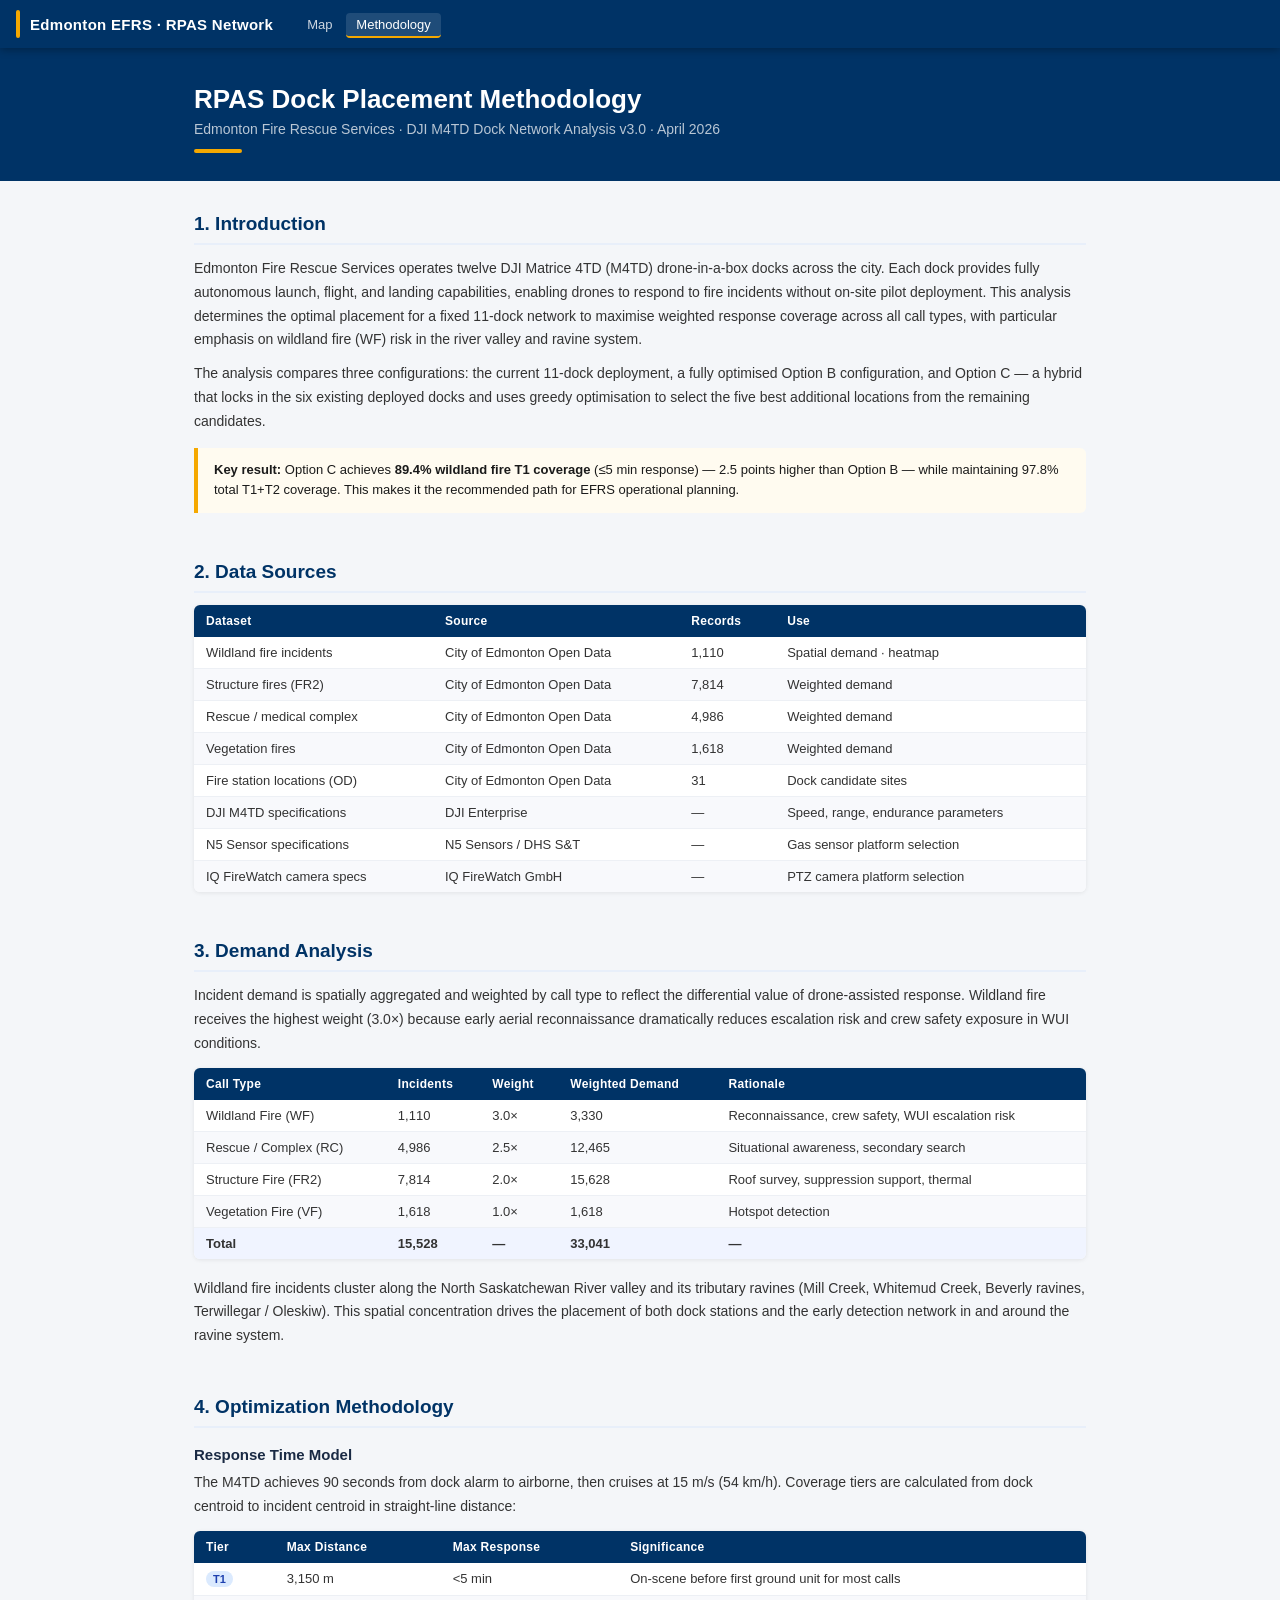
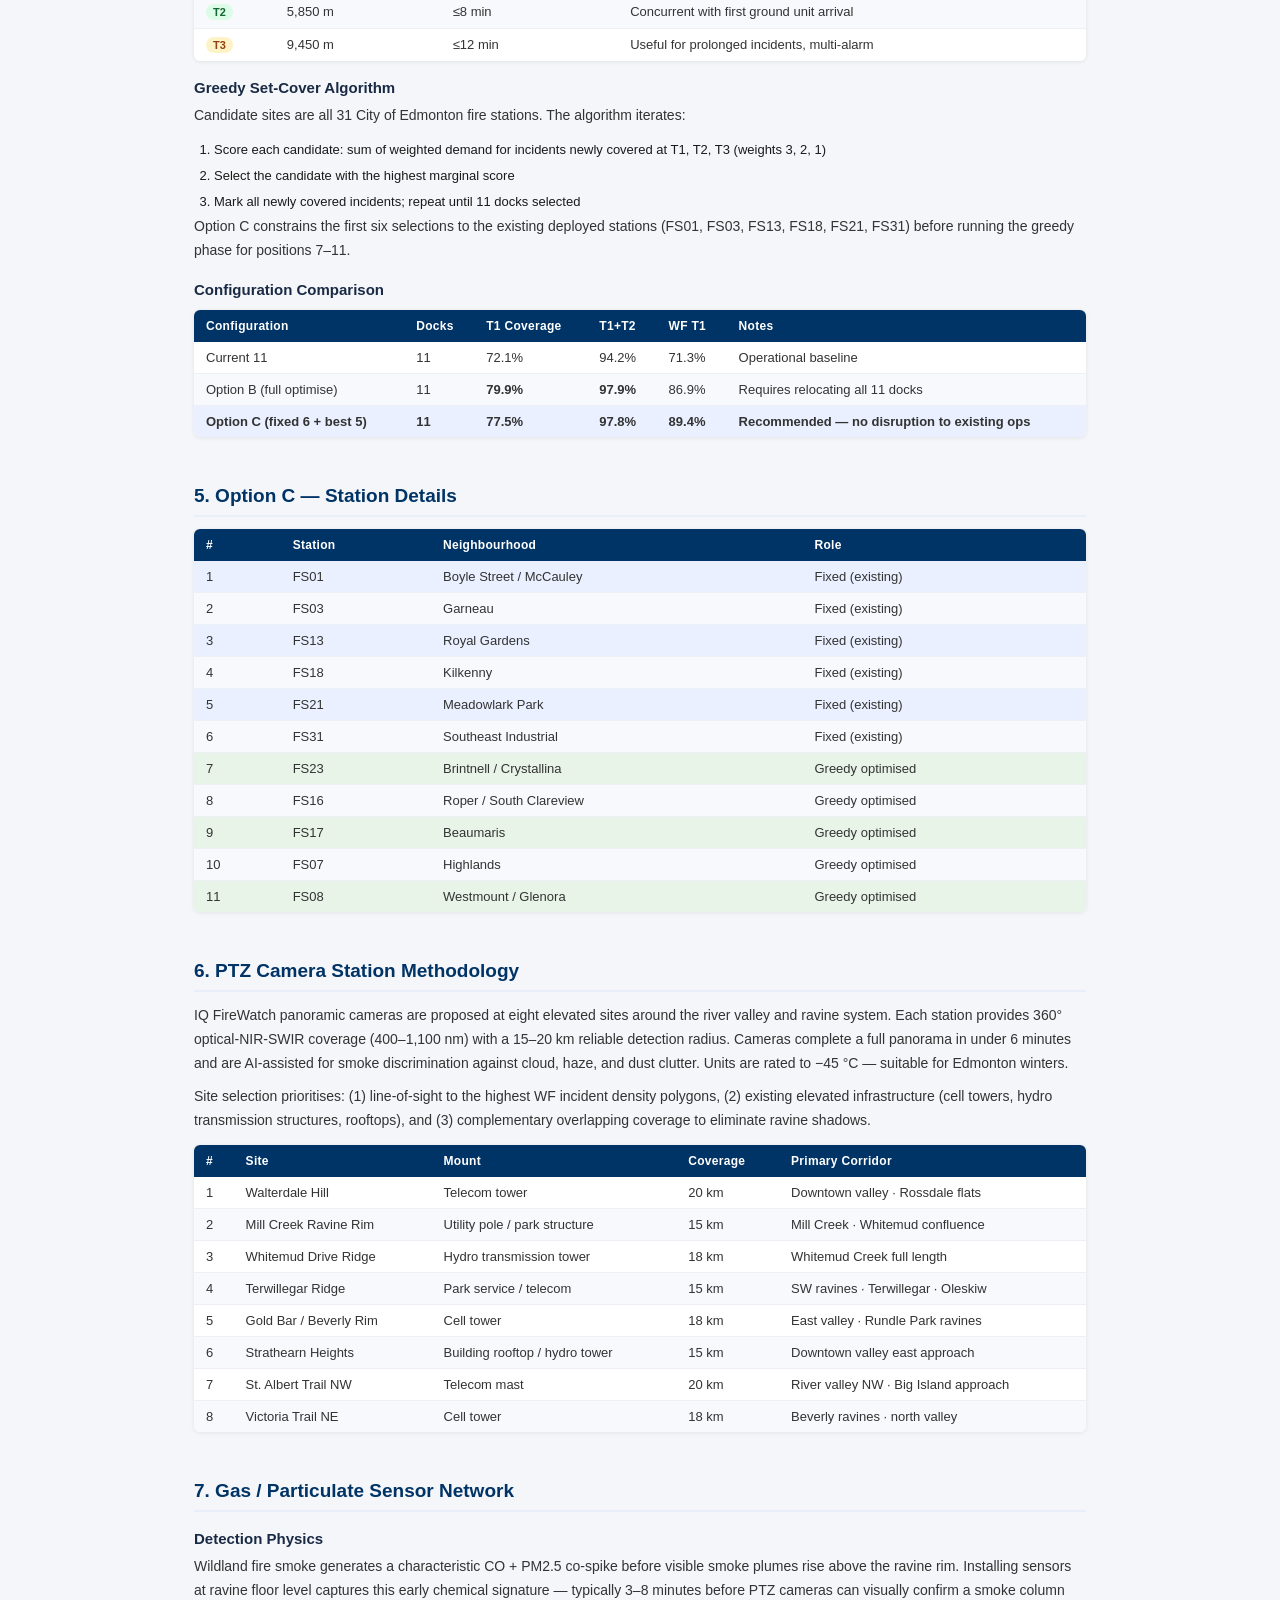
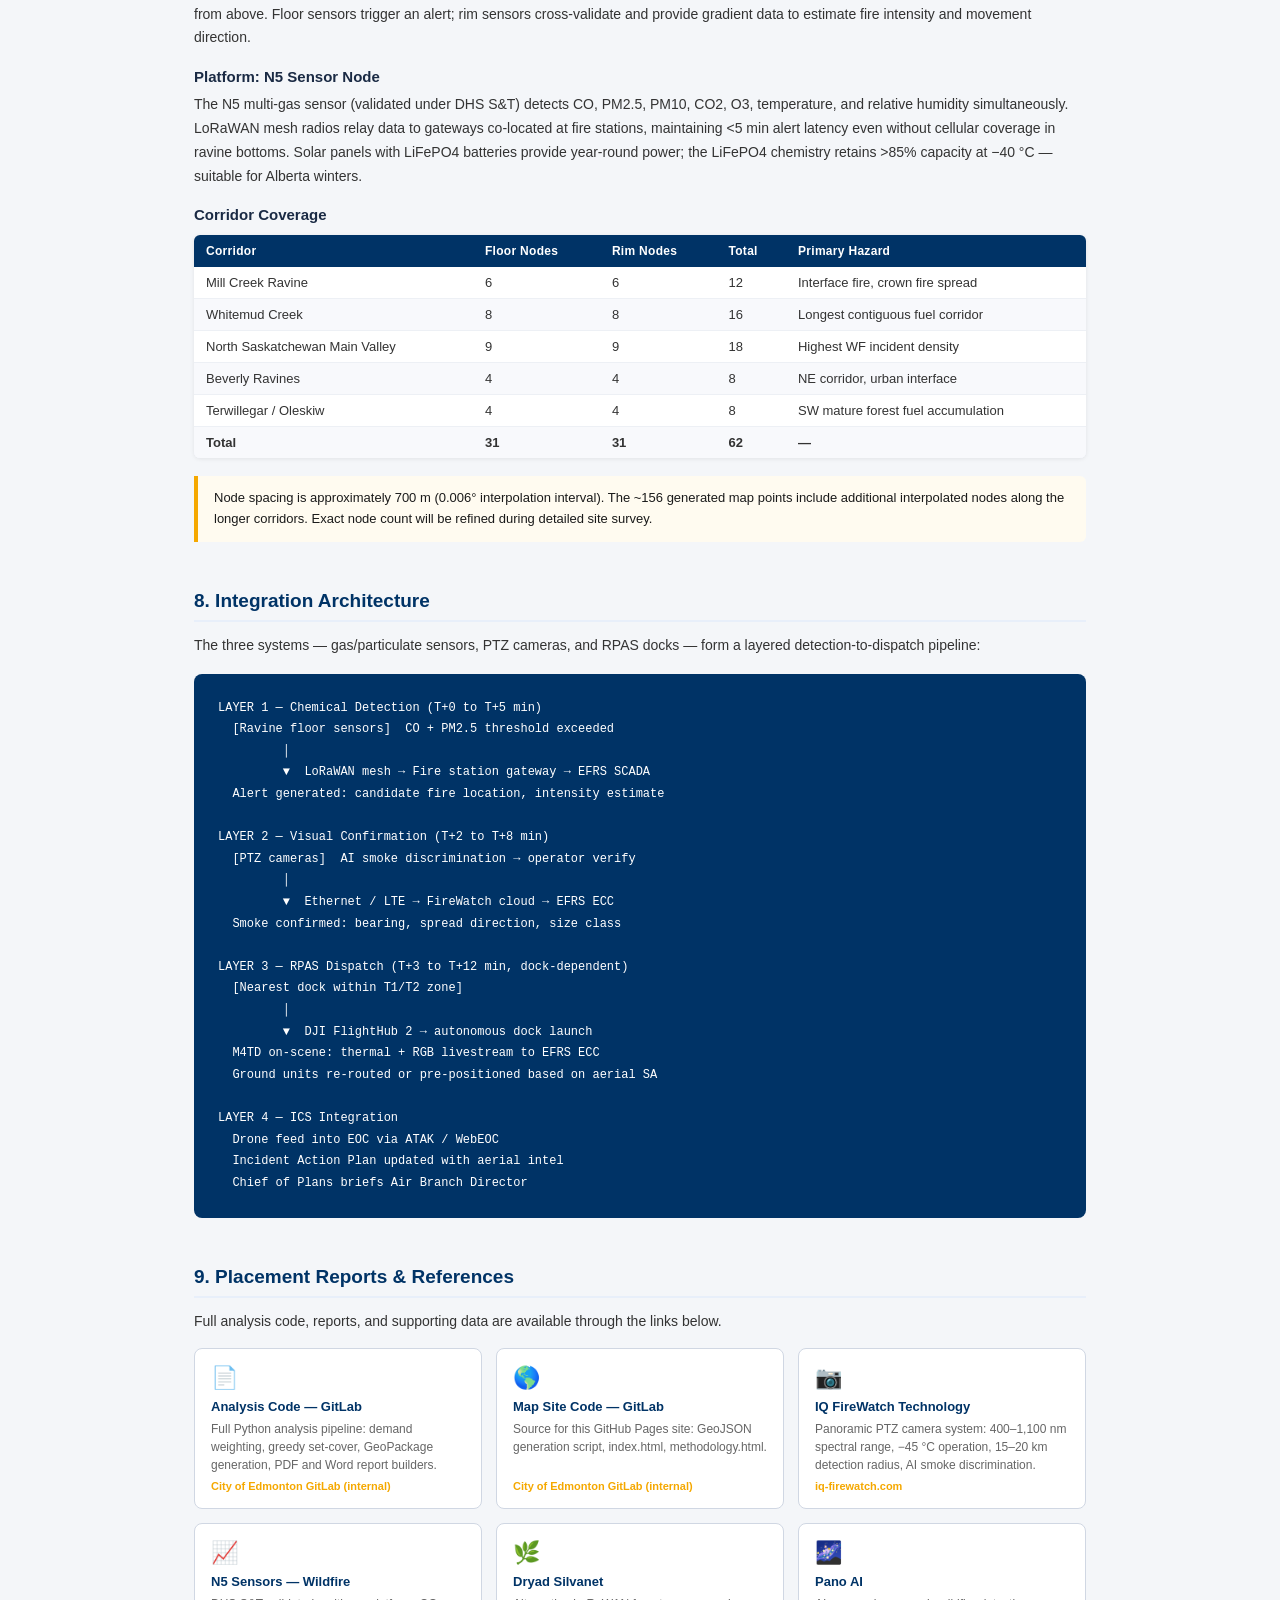
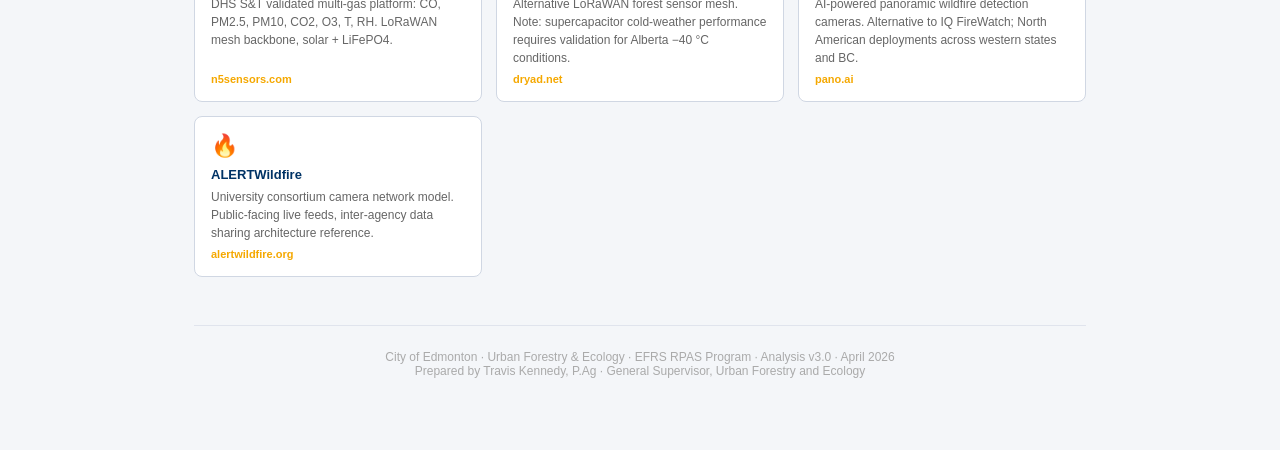
<file: methodology.html>
<!DOCTYPE html>
<html lang="en">
<head>
  <meta charset="UTF-8">
  <meta name="viewport" content="width=device-width, initial-scale=1.0">
  <title>Methodology — Edmonton EFRS RPAS Network</title>
  <link rel="stylesheet" href="assets/style.css">
</head>
<body>

<!-- Navbar -->
<div id="navbar">
  <a href="index.html" class="brand">
    <div class="brand-bar"></div>
    <span class="brand-text">Edmonton EFRS · RPAS Network</span>
  </a>
  <nav>
    <a href="index.html">Map</a>
    <a href="methodology.html" class="active">Methodology</a>
  </nav>
</div>

<div id="meth-page">
  <div class="meth-hero">
    <div class="container">
      <h1>RPAS Dock Placement Methodology</h1>
      <div class="subtitle">Edmonton Fire Rescue Services · DJI M4TD Dock Network Analysis v3.0 · April 2026</div>
      <div class="gold-bar"></div>
    </div>
  </div>

  <div class="meth-body">

    <!-- 1. Introduction -->
    <div class="meth-section">
      <h2>1. Introduction</h2>
      <p>Edmonton Fire Rescue Services operates twelve DJI Matrice 4TD (M4TD) drone-in-a-box docks across the city. Each dock provides fully autonomous launch, flight, and landing capabilities, enabling drones to respond to fire incidents without on-site pilot deployment. This analysis determines the optimal placement for a fixed 11-dock network to maximise weighted response coverage across all call types, with particular emphasis on wildland fire (WF) risk in the river valley and ravine system.</p>
      <p>The analysis compares three configurations: the current 11-dock deployment, a fully optimised Option B configuration, and Option C — a hybrid that locks in the six existing deployed docks and uses greedy optimisation to select the five best additional locations from the remaining candidates.</p>
      <div class="callout">
        <strong>Key result:</strong> Option C achieves <strong>89.4% wildland fire T1 coverage</strong> (≤5 min response) — 2.5 points higher than Option B — while maintaining 97.8% total T1+T2 coverage. This makes it the recommended path for EFRS operational planning.
      </div>
    </div>

    <!-- 2. Data Sources -->
    <div class="meth-section">
      <h2>2. Data Sources</h2>
      <table class="data-table">
        <thead>
          <tr>
            <th>Dataset</th>
            <th>Source</th>
            <th>Records</th>
            <th>Use</th>
          </tr>
        </thead>
        <tbody>
          <tr>
            <td>Wildland fire incidents</td>
            <td>City of Edmonton Open Data</td>
            <td>1,110</td>
            <td>Spatial demand · heatmap</td>
          </tr>
          <tr>
            <td>Structure fires (FR2)</td>
            <td>City of Edmonton Open Data</td>
            <td>7,814</td>
            <td>Weighted demand</td>
          </tr>
          <tr>
            <td>Rescue / medical complex</td>
            <td>City of Edmonton Open Data</td>
            <td>4,986</td>
            <td>Weighted demand</td>
          </tr>
          <tr>
            <td>Vegetation fires</td>
            <td>City of Edmonton Open Data</td>
            <td>1,618</td>
            <td>Weighted demand</td>
          </tr>
          <tr>
            <td>Fire station locations (OD)</td>
            <td>City of Edmonton Open Data</td>
            <td>31</td>
            <td>Dock candidate sites</td>
          </tr>
          <tr>
            <td>DJI M4TD specifications</td>
            <td>DJI Enterprise</td>
            <td>—</td>
            <td>Speed, range, endurance parameters</td>
          </tr>
          <tr>
            <td>N5 Sensor specifications</td>
            <td>N5 Sensors / DHS S&amp;T</td>
            <td>—</td>
            <td>Gas sensor platform selection</td>
          </tr>
          <tr>
            <td>IQ FireWatch camera specs</td>
            <td>IQ FireWatch GmbH</td>
            <td>—</td>
            <td>PTZ camera platform selection</td>
          </tr>
        </tbody>
      </table>
    </div>

    <!-- 3. Demand Analysis -->
    <div class="meth-section">
      <h2>3. Demand Analysis</h2>
      <p>Incident demand is spatially aggregated and weighted by call type to reflect the differential value of drone-assisted response. Wildland fire receives the highest weight (3.0×) because early aerial reconnaissance dramatically reduces escalation risk and crew safety exposure in WUI conditions.</p>
      <table class="data-table">
        <thead>
          <tr><th>Call Type</th><th>Incidents</th><th>Weight</th><th>Weighted Demand</th><th>Rationale</th></tr>
        </thead>
        <tbody>
          <tr>
            <td>Wildland Fire (WF)</td><td>1,110</td><td>3.0×</td><td>3,330</td>
            <td>Reconnaissance, crew safety, WUI escalation risk</td>
          </tr>
          <tr>
            <td>Rescue / Complex (RC)</td><td>4,986</td><td>2.5×</td><td>12,465</td>
            <td>Situational awareness, secondary search</td>
          </tr>
          <tr>
            <td>Structure Fire (FR2)</td><td>7,814</td><td>2.0×</td><td>15,628</td>
            <td>Roof survey, suppression support, thermal</td>
          </tr>
          <tr>
            <td>Vegetation Fire (VF)</td><td>1,618</td><td>1.0×</td><td>1,618</td>
            <td>Hotspot detection</td>
          </tr>
          <tr style="font-weight:600;background:#f0f4ff">
            <td>Total</td><td>15,528</td><td>—</td><td>33,041</td><td>—</td>
          </tr>
        </tbody>
      </table>
      <p>Wildland fire incidents cluster along the North Saskatchewan River valley and its tributary ravines (Mill Creek, Whitemud Creek, Beverly ravines, Terwillegar / Oleskiw). This spatial concentration drives the placement of both dock stations and the early detection network in and around the ravine system.</p>
    </div>

    <!-- 4. Optimization Methodology -->
    <div class="meth-section">
      <h2>4. Optimization Methodology</h2>
      <h3>Response Time Model</h3>
      <p>The M4TD achieves 90 seconds from dock alarm to airborne, then cruises at 15 m/s (54 km/h). Coverage tiers are calculated from dock centroid to incident centroid in straight-line distance:</p>
      <table class="data-table">
        <thead><tr><th>Tier</th><th>Max Distance</th><th>Max Response</th><th>Significance</th></tr></thead>
        <tbody>
          <tr><td><span class="badge badge-blue">T1</span></td><td>3,150 m</td><td>&lt;5 min</td><td>On-scene before first ground unit for most calls</td></tr>
          <tr><td><span class="badge badge-green">T2</span></td><td>5,850 m</td><td>≤8 min</td><td>Concurrent with first ground unit arrival</td></tr>
          <tr><td><span class="badge badge-amber">T3</span></td><td>9,450 m</td><td>≤12 min</td><td>Useful for prolonged incidents, multi-alarm</td></tr>
        </tbody>
      </table>

      <h3>Greedy Set-Cover Algorithm</h3>
      <p>Candidate sites are all 31 City of Edmonton fire stations. The algorithm iterates:</p>
      <ol style="padding-left:20px;line-height:2;font-size:13px">
        <li>Score each candidate: sum of weighted demand for incidents newly covered at T1, T2, T3 (weights 3, 2, 1)</li>
        <li>Select the candidate with the highest marginal score</li>
        <li>Mark all newly covered incidents; repeat until 11 docks selected</li>
      </ol>
      <p>Option C constrains the first six selections to the existing deployed stations (FS01, FS03, FS13, FS18, FS21, FS31) before running the greedy phase for positions 7–11.</p>

      <h3>Configuration Comparison</h3>
      <table class="data-table">
        <thead>
          <tr>
            <th>Configuration</th>
            <th>Docks</th>
            <th>T1 Coverage</th>
            <th>T1+T2</th>
            <th>WF T1</th>
            <th>Notes</th>
          </tr>
        </thead>
        <tbody>
          <tr>
            <td>Current 11</td><td>11</td><td>72.1%</td><td>94.2%</td><td>71.3%</td>
            <td>Operational baseline</td>
          </tr>
          <tr>
            <td>Option B (full optimise)</td><td>11</td><td><strong>79.9%</strong></td><td><strong>97.9%</strong></td><td>86.9%</td>
            <td>Requires relocating all 11 docks</td>
          </tr>
          <tr class="highlight">
            <td>Option C (fixed 6 + best 5)</td><td>11</td><td>77.5%</td><td>97.8%</td><td><strong>89.4%</strong></td>
            <td>Recommended — no disruption to existing ops</td>
          </tr>
        </tbody>
      </table>
    </div>

    <!-- 5. Dock Configuration Results -->
    <div class="meth-section">
      <h2>5. Option C — Station Details</h2>
      <table class="data-table">
        <thead>
          <tr><th>#</th><th>Station</th><th>Neighbourhood</th><th>Role</th></tr>
        </thead>
        <tbody>
          <tr style="background:#EAF0FF"><td>1</td><td>FS01</td><td>Boyle Street / McCauley</td><td>Fixed (existing)</td></tr>
          <tr style="background:#EAF0FF"><td>2</td><td>FS03</td><td>Garneau</td><td>Fixed (existing)</td></tr>
          <tr style="background:#EAF0FF"><td>3</td><td>FS13</td><td>Royal Gardens</td><td>Fixed (existing)</td></tr>
          <tr style="background:#EAF0FF"><td>4</td><td>FS18</td><td>Kilkenny</td><td>Fixed (existing)</td></tr>
          <tr style="background:#EAF0FF"><td>5</td><td>FS21</td><td>Meadowlark Park</td><td>Fixed (existing)</td></tr>
          <tr style="background:#EAF0FF"><td>6</td><td>FS31</td><td>Southeast Industrial</td><td>Fixed (existing)</td></tr>
          <tr style="background:#E8F4E8"><td>7</td><td>FS23</td><td>Brintnell / Crystallina</td><td>Greedy optimised</td></tr>
          <tr style="background:#E8F4E8"><td>8</td><td>FS16</td><td>Roper / South Clareview</td><td>Greedy optimised</td></tr>
          <tr style="background:#E8F4E8"><td>9</td><td>FS17</td><td>Beaumaris</td><td>Greedy optimised</td></tr>
          <tr style="background:#E8F4E8"><td>10</td><td>FS07</td><td>Highlands</td><td>Greedy optimised</td></tr>
          <tr style="background:#E8F4E8"><td>11</td><td>FS08</td><td>Westmount / Glenora</td><td>Greedy optimised</td></tr>
        </tbody>
      </table>
    </div>

    <!-- 6. Camera Placement -->
    <div class="meth-section">
      <h2>6. PTZ Camera Station Methodology</h2>
      <p>IQ FireWatch panoramic cameras are proposed at eight elevated sites around the river valley and ravine system. Each station provides 360° optical-NIR-SWIR coverage (400–1,100 nm) with a 15–20 km reliable detection radius. Cameras complete a full panorama in under 6 minutes and are AI-assisted for smoke discrimination against cloud, haze, and dust clutter. Units are rated to −45 °C — suitable for Edmonton winters.</p>
      <p>Site selection prioritises: (1) line-of-sight to the highest WF incident density polygons, (2) existing elevated infrastructure (cell towers, hydro transmission structures, rooftops), and (3) complementary overlapping coverage to eliminate ravine shadows.</p>
      <table class="data-table">
        <thead>
          <tr><th>#</th><th>Site</th><th>Mount</th><th>Coverage</th><th>Primary Corridor</th></tr>
        </thead>
        <tbody>
          <tr><td>1</td><td>Walterdale Hill</td><td>Telecom tower</td><td>20 km</td><td>Downtown valley · Rossdale flats</td></tr>
          <tr><td>2</td><td>Mill Creek Ravine Rim</td><td>Utility pole / park structure</td><td>15 km</td><td>Mill Creek · Whitemud confluence</td></tr>
          <tr><td>3</td><td>Whitemud Drive Ridge</td><td>Hydro transmission tower</td><td>18 km</td><td>Whitemud Creek full length</td></tr>
          <tr><td>4</td><td>Terwillegar Ridge</td><td>Park service / telecom</td><td>15 km</td><td>SW ravines · Terwillegar · Oleskiw</td></tr>
          <tr><td>5</td><td>Gold Bar / Beverly Rim</td><td>Cell tower</td><td>18 km</td><td>East valley · Rundle Park ravines</td></tr>
          <tr><td>6</td><td>Strathearn Heights</td><td>Building rooftop / hydro tower</td><td>15 km</td><td>Downtown valley east approach</td></tr>
          <tr><td>7</td><td>St. Albert Trail NW</td><td>Telecom mast</td><td>20 km</td><td>River valley NW · Big Island approach</td></tr>
          <tr><td>8</td><td>Victoria Trail NE</td><td>Cell tower</td><td>18 km</td><td>Beverly ravines · north valley</td></tr>
        </tbody>
      </table>
    </div>

    <!-- 7. Sensor Placement -->
    <div class="meth-section">
      <h2>7. Gas / Particulate Sensor Network</h2>
      <h3>Detection Physics</h3>
      <p>Wildland fire smoke generates a characteristic CO + PM2.5 co-spike before visible smoke plumes rise above the ravine rim. Installing sensors at ravine floor level captures this early chemical signature — typically 3–8 minutes before PTZ cameras can visually confirm a smoke column from above. Floor sensors trigger an alert; rim sensors cross-validate and provide gradient data to estimate fire intensity and movement direction.</p>

      <h3>Platform: N5 Sensor Node</h3>
      <p>The N5 multi-gas sensor (validated under DHS S&amp;T) detects CO, PM2.5, PM10, CO2, O3, temperature, and relative humidity simultaneously. LoRaWAN mesh radios relay data to gateways co-located at fire stations, maintaining &lt;5 min alert latency even without cellular coverage in ravine bottoms. Solar panels with LiFePO4 batteries provide year-round power; the LiFePO4 chemistry retains &gt;85% capacity at −40 °C — suitable for Alberta winters.</p>

      <h3>Corridor Coverage</h3>
      <table class="data-table">
        <thead>
          <tr><th>Corridor</th><th>Floor Nodes</th><th>Rim Nodes</th><th>Total</th><th>Primary Hazard</th></tr>
        </thead>
        <tbody>
          <tr><td>Mill Creek Ravine</td><td>6</td><td>6</td><td>12</td><td>Interface fire, crown fire spread</td></tr>
          <tr><td>Whitemud Creek</td><td>8</td><td>8</td><td>16</td><td>Longest contiguous fuel corridor</td></tr>
          <tr><td>North Saskatchewan Main Valley</td><td>9</td><td>9</td><td>18</td><td>Highest WF incident density</td></tr>
          <tr><td>Beverly Ravines</td><td>4</td><td>4</td><td>8</td><td>NE corridor, urban interface</td></tr>
          <tr><td>Terwillegar / Oleskiw</td><td>4</td><td>4</td><td>8</td><td>SW mature forest fuel accumulation</td></tr>
          <tr style="font-weight:600;background:#f0f4ff"><td>Total</td><td>31</td><td>31</td><td>62</td><td>—</td></tr>
        </tbody>
      </table>
      <div class="callout">
        Node spacing is approximately 700 m (0.006° interpolation interval). The ~156 generated map points include additional interpolated nodes along the longer corridors. Exact node count will be refined during detailed site survey.
      </div>
    </div>

    <!-- 8. Integration Architecture -->
    <div class="meth-section">
      <h2>8. Integration Architecture</h2>
      <p>The three systems — gas/particulate sensors, PTZ cameras, and RPAS docks — form a layered detection-to-dispatch pipeline:</p>
      <div class="flow-diagram">
<pre>
LAYER 1 — Chemical Detection (T+0 to T+5 min)
  [Ravine floor sensors]  CO + PM2.5 threshold exceeded
         │
         ▼  LoRaWAN mesh → Fire station gateway → EFRS SCADA
  Alert generated: candidate fire location, intensity estimate

LAYER 2 — Visual Confirmation (T+2 to T+8 min)
  [PTZ cameras]  AI smoke discrimination → operator verify
         │
         ▼  Ethernet / LTE → FireWatch cloud → EFRS ECC
  Smoke confirmed: bearing, spread direction, size class

LAYER 3 — RPAS Dispatch (T+3 to T+12 min, dock-dependent)
  [Nearest dock within T1/T2 zone]
         │
         ▼  DJI FlightHub 2 → autonomous dock launch
  M4TD on-scene: thermal + RGB livestream to EFRS ECC
  Ground units re-routed or pre-positioned based on aerial SA

LAYER 4 — ICS Integration
  Drone feed into EOC via ATAK / WebEOC
  Incident Action Plan updated with aerial intel
  Chief of Plans briefs Air Branch Director
</pre>
      </div>
    </div>

    <!-- 9. Placement Reports -->
    <div class="meth-section">
      <h2>9. Placement Reports &amp; References</h2>
      <p>Full analysis code, reports, and supporting data are available through the links below.</p>
      <div class="report-links">

        <a class="report-card" href="https://git.edmonton.ca/opm-operation-performance-and-analytics/rpas-dock-analysis" target="_blank" rel="noopener">
          <div class="report-card-icon">&#128196;</div>
          <div class="report-card-title">Analysis Code — GitLab</div>
          <div class="report-card-desc">Full Python analysis pipeline: demand weighting, greedy set-cover, GeoPackage generation, PDF and Word report builders.</div>
          <div class="report-card-tag">City of Edmonton GitLab (internal)</div>
        </a>

        <a class="report-card" href="https://git.edmonton.ca/opm-operation-performance-and-analytics/rpas-dock-analysis-map" target="_blank" rel="noopener">
          <div class="report-card-icon">&#127758;</div>
          <div class="report-card-title">Map Site Code — GitLab</div>
          <div class="report-card-desc">Source for this GitHub Pages site: GeoJSON generation script, index.html, methodology.html.</div>
          <div class="report-card-tag">City of Edmonton GitLab (internal)</div>
        </a>

        <a class="report-card" href="https://www.iq-firewatch.com/technology" target="_blank" rel="noopener">
          <div class="report-card-icon">&#128247;</div>
          <div class="report-card-title">IQ FireWatch Technology</div>
          <div class="report-card-desc">Panoramic PTZ camera system: 400–1,100 nm spectral range, −45 °C operation, 15–20 km detection radius, AI smoke discrimination.</div>
          <div class="report-card-tag">iq-firewatch.com</div>
        </a>

        <a class="report-card" href="https://n5sensors.com/wildfire-monitoring/" target="_blank" rel="noopener">
          <div class="report-card-icon">&#128200;</div>
          <div class="report-card-title">N5 Sensors — Wildfire</div>
          <div class="report-card-desc">DHS S&amp;T validated multi-gas platform: CO, PM2.5, PM10, CO2, O3, T, RH. LoRaWAN mesh backbone, solar + LiFePO4.</div>
          <div class="report-card-tag">n5sensors.com</div>
        </a>

        <a class="report-card" href="https://www.dryad.net/" target="_blank" rel="noopener">
          <div class="report-card-icon">&#127807;</div>
          <div class="report-card-title">Dryad Silvanet</div>
          <div class="report-card-desc">Alternative LoRaWAN forest sensor mesh. Note: supercapacitor cold-weather performance requires validation for Alberta −40 °C conditions.</div>
          <div class="report-card-tag">dryad.net</div>
        </a>

        <a class="report-card" href="https://www.pano.ai/solution" target="_blank" rel="noopener">
          <div class="report-card-icon">&#127756;</div>
          <div class="report-card-title">Pano AI</div>
          <div class="report-card-desc">AI-powered panoramic wildfire detection cameras. Alternative to IQ FireWatch; North American deployments across western states and BC.</div>
          <div class="report-card-tag">pano.ai</div>
        </a>

        <a class="report-card" href="https://www.alertwildfire.org/" target="_blank" rel="noopener">
          <div class="report-card-icon">&#128293;</div>
          <div class="report-card-title">ALERTWildfire</div>
          <div class="report-card-desc">University consortium camera network model. Public-facing live feeds, inter-agency data sharing architecture reference.</div>
          <div class="report-card-tag">alertwildfire.org</div>
        </a>

      </div>
    </div>

    <div style="font-size:12px;color:#aaa;text-align:center;padding:24px 0 8px;border-top:1px solid #e0e4ed">
      City of Edmonton · Urban Forestry &amp; Ecology · EFRS RPAS Program · Analysis v3.0 · April 2026<br>
      Prepared by Travis Kennedy, P.Ag · General Supervisor, Urban Forestry and Ecology
    </div>

  </div><!-- /meth-body -->
</div><!-- /meth-page -->

</body>
</html>
</file>
<file: assets/style.css>
/* Edmonton EFRS RPAS Network — Shared Styles */
:root {
  --coe-navy:  #003366;
  --coe-gold:  #F5A800;
  --coe-light: #E8EFFA;
  --text:      #1a1a1a;
  --sidebar-w: 300px;
}

*, *::before, *::after { box-sizing: border-box; margin: 0; padding: 0; }

body {
  font-family: 'Segoe UI', Arial, sans-serif;
  font-size: 14px;
  color: var(--text);
  background: #f4f6f9;
}

/* ── Navbar ───────────────────────────────────────────────────────── */
#navbar {
  position: fixed;
  top: 0; left: 0; right: 0;
  height: 48px;
  background: var(--coe-navy);
  display: flex;
  align-items: center;
  padding: 0 16px;
  z-index: 2000;
  gap: 24px;
  box-shadow: 0 2px 8px rgba(0,0,0,0.3);
}

#navbar .brand {
  display: flex;
  align-items: center;
  gap: 10px;
  text-decoration: none;
}

#navbar .brand-bar {
  width: 4px;
  height: 28px;
  background: var(--coe-gold);
  border-radius: 2px;
}

#navbar .brand-text {
  color: #fff;
  font-size: 15px;
  font-weight: 600;
  letter-spacing: 0.3px;
}

#navbar nav a {
  color: rgba(255,255,255,0.8);
  text-decoration: none;
  font-size: 13px;
  padding: 4px 10px;
  border-radius: 4px;
  transition: background 0.15s, color 0.15s;
}

#navbar nav a:hover,
#navbar nav a.active {
  background: rgba(255,255,255,0.12);
  color: #fff;
}

#navbar nav a.active {
  border-bottom: 2px solid var(--coe-gold);
}

/* ── Sidebar (map page) ───────────────────────────────────────────── */
#sidebar {
  position: fixed;
  top: 48px; left: 0; bottom: 0;
  width: var(--sidebar-w);
  background: #fff;
  border-right: 1px solid #d0d7e3;
  overflow-y: auto;
  z-index: 1000;
  display: flex;
  flex-direction: column;
}

#sidebar-header {
  background: var(--coe-navy);
  color: #fff;
  padding: 14px 16px 12px;
  flex-shrink: 0;
}

#sidebar-header h2 {
  font-size: 13px;
  font-weight: 700;
  text-transform: uppercase;
  letter-spacing: 1px;
  color: var(--coe-gold);
  margin-bottom: 2px;
}

#sidebar-header p {
  font-size: 11px;
  color: rgba(255,255,255,0.65);
}

#sidebar-body {
  padding: 12px 14px;
  flex: 1;
}

.sidebar-section {
  margin-bottom: 18px;
}

.sidebar-section-title {
  font-size: 10px;
  font-weight: 700;
  text-transform: uppercase;
  letter-spacing: 1.2px;
  color: #6b7a99;
  margin-bottom: 8px;
  border-bottom: 1px solid #e0e4ed;
  padding-bottom: 4px;
}

/* Toggle rows */
.toggle-row {
  display: flex;
  align-items: center;
  gap: 6px;
  padding: 5px 0;
  cursor: pointer;
  user-select: none;
}

.toggle-row input[type=checkbox] {
  width: 16px; height: 16px;
  accent-color: var(--coe-navy);
  cursor: pointer;
  flex-shrink: 0;
}

.toggle-row label {
  font-size: 13px;
  cursor: pointer;
  flex: 1;
  min-width: 0;
  white-space: nowrap;
  overflow: hidden;
  text-overflow: ellipsis;
}

.toggle-swatch {
  width: 14px; height: 14px;
  border-radius: 3px;
  flex-shrink: 0;
  border: 1px solid rgba(0,0,0,0.15);
}
.toggle-swatch.circle {
  border-radius: 50%;
}

/* Legend */
.legend-item {
  display: flex;
  align-items: center;
  gap: 8px;
  font-size: 12px;
  padding: 2px 0;
  color: #444;
}

.legend-swatch {
  width: 20px; height: 12px;
  border-radius: 2px;
  flex-shrink: 0;
}

.legend-swatch.circle {
  width: 12px; height: 12px;
  border-radius: 50%;
}

.legend-swatch.ring {
  border-radius: 2px;
  opacity: 0.7;
}

/* ── Map container ────────────────────────────────────────────────── */
#map {
  position: fixed;
  top: 48px;
  left: var(--sidebar-w);
  right: 0; bottom: 0;
}

/* ── Popup overrides ──────────────────────────────────────────────── */
.maplibregl-popup-content {
  border-radius: 6px;
  box-shadow: 0 4px 20px rgba(0,0,0,0.18);
  padding: 12px 16px;
  min-width: 180px;
  max-width: 260px;
  font-size: 13px;
}

.popup-title {
  font-weight: 700;
  font-size: 14px;
  color: var(--coe-navy);
  margin-bottom: 6px;
  border-bottom: 1px solid #e0e4ed;
  padding-bottom: 5px;
}

.popup-row {
  display: flex;
  justify-content: space-between;
  gap: 8px;
  padding: 2px 0;
  font-size: 12px;
}

.popup-key   { color: #666; }
.popup-value { font-weight: 500; color: #222; text-align: right; }

/* ── Methodology page ─────────────────────────────────────────────── */
#meth-page {
  padding-top: 48px;
  min-height: 100vh;
}

.meth-hero {
  background: var(--coe-navy);
  color: #fff;
  padding: 36px 0 28px;
  margin-bottom: 0;
}

.meth-hero .container {
  max-width: 940px;
  margin: 0 auto;
  padding: 0 24px;
}

.meth-hero h1 {
  font-size: 26px;
  font-weight: 700;
  margin-bottom: 6px;
}

.meth-hero .subtitle {
  font-size: 14px;
  color: rgba(255,255,255,0.72);
}

.meth-hero .gold-bar {
  width: 48px; height: 4px;
  background: var(--coe-gold);
  border-radius: 2px;
  margin-top: 12px;
}

.meth-body {
  max-width: 940px;
  margin: 0 auto;
  padding: 32px 24px 64px;
}

.meth-section {
  margin-bottom: 48px;
}

.meth-section h2 {
  font-size: 19px;
  color: var(--coe-navy);
  font-weight: 700;
  margin-bottom: 12px;
  padding-bottom: 8px;
  border-bottom: 2px solid var(--coe-light);
}

.meth-section h3 {
  font-size: 15px;
  font-weight: 600;
  color: #1a2a44;
  margin: 18px 0 8px;
}

.meth-section p {
  line-height: 1.7;
  color: #333;
  margin-bottom: 10px;
}

/* Data tables */
.data-table {
  width: 100%;
  border-collapse: collapse;
  font-size: 13px;
  margin: 12px 0 18px;
  background: #fff;
  box-shadow: 0 1px 4px rgba(0,0,0,0.08);
  border-radius: 6px;
  overflow: hidden;
}

.data-table th {
  background: var(--coe-navy);
  color: #fff;
  padding: 9px 12px;
  text-align: left;
  font-weight: 600;
  font-size: 12px;
  letter-spacing: 0.3px;
}

.data-table td {
  padding: 8px 12px;
  border-bottom: 1px solid #edf0f5;
  vertical-align: top;
  color: #333;
}

.data-table tr:last-child td { border-bottom: none; }
.data-table tr:nth-child(even) td { background: #f8f9fc; }
.data-table .highlight td { background: #EAF0FF; font-weight: 600; }

.badge {
  display: inline-block;
  padding: 2px 7px;
  border-radius: 10px;
  font-size: 11px;
  font-weight: 600;
}

.badge-blue  { background: #dbeafe; color: #1e40af; }
.badge-green { background: #dcfce7; color: #166534; }
.badge-amber { background: #fef3c7; color: #92400e; }

/* Integration flow diagram */
.flow-diagram {
  background: var(--coe-navy);
  color: #fff;
  border-radius: 8px;
  padding: 24px;
  font-family: 'Courier New', monospace;
  font-size: 12px;
  line-height: 1.8;
  overflow-x: auto;
  margin: 16px 0;
}

/* Report links */
.report-links {
  display: grid;
  grid-template-columns: repeat(auto-fill, minmax(260px, 1fr));
  gap: 14px;
  margin-top: 14px;
}

.report-card {
  background: #fff;
  border: 1px solid #d0d7e3;
  border-radius: 8px;
  padding: 16px;
  text-decoration: none;
  color: inherit;
  display: flex;
  flex-direction: column;
  gap: 6px;
  transition: box-shadow 0.15s, border-color 0.15s;
}

.report-card:hover {
  box-shadow: 0 4px 16px rgba(0,51,102,0.12);
  border-color: var(--coe-navy);
}

.report-card-icon {
  font-size: 22px;
  margin-bottom: 2px;
}

.report-card-title {
  font-weight: 700;
  font-size: 13px;
  color: var(--coe-navy);
}

.report-card-desc {
  font-size: 12px;
  color: #666;
  line-height: 1.5;
}

.report-card-tag {
  font-size: 11px;
  color: var(--coe-gold);
  font-weight: 600;
  margin-top: auto;
}

/* Callout box */
.callout {
  border-left: 4px solid var(--coe-gold);
  background: #fffbf0;
  padding: 12px 16px;
  border-radius: 0 6px 6px 0;
  font-size: 13px;
  line-height: 1.6;
  margin: 14px 0;
}
</file>
